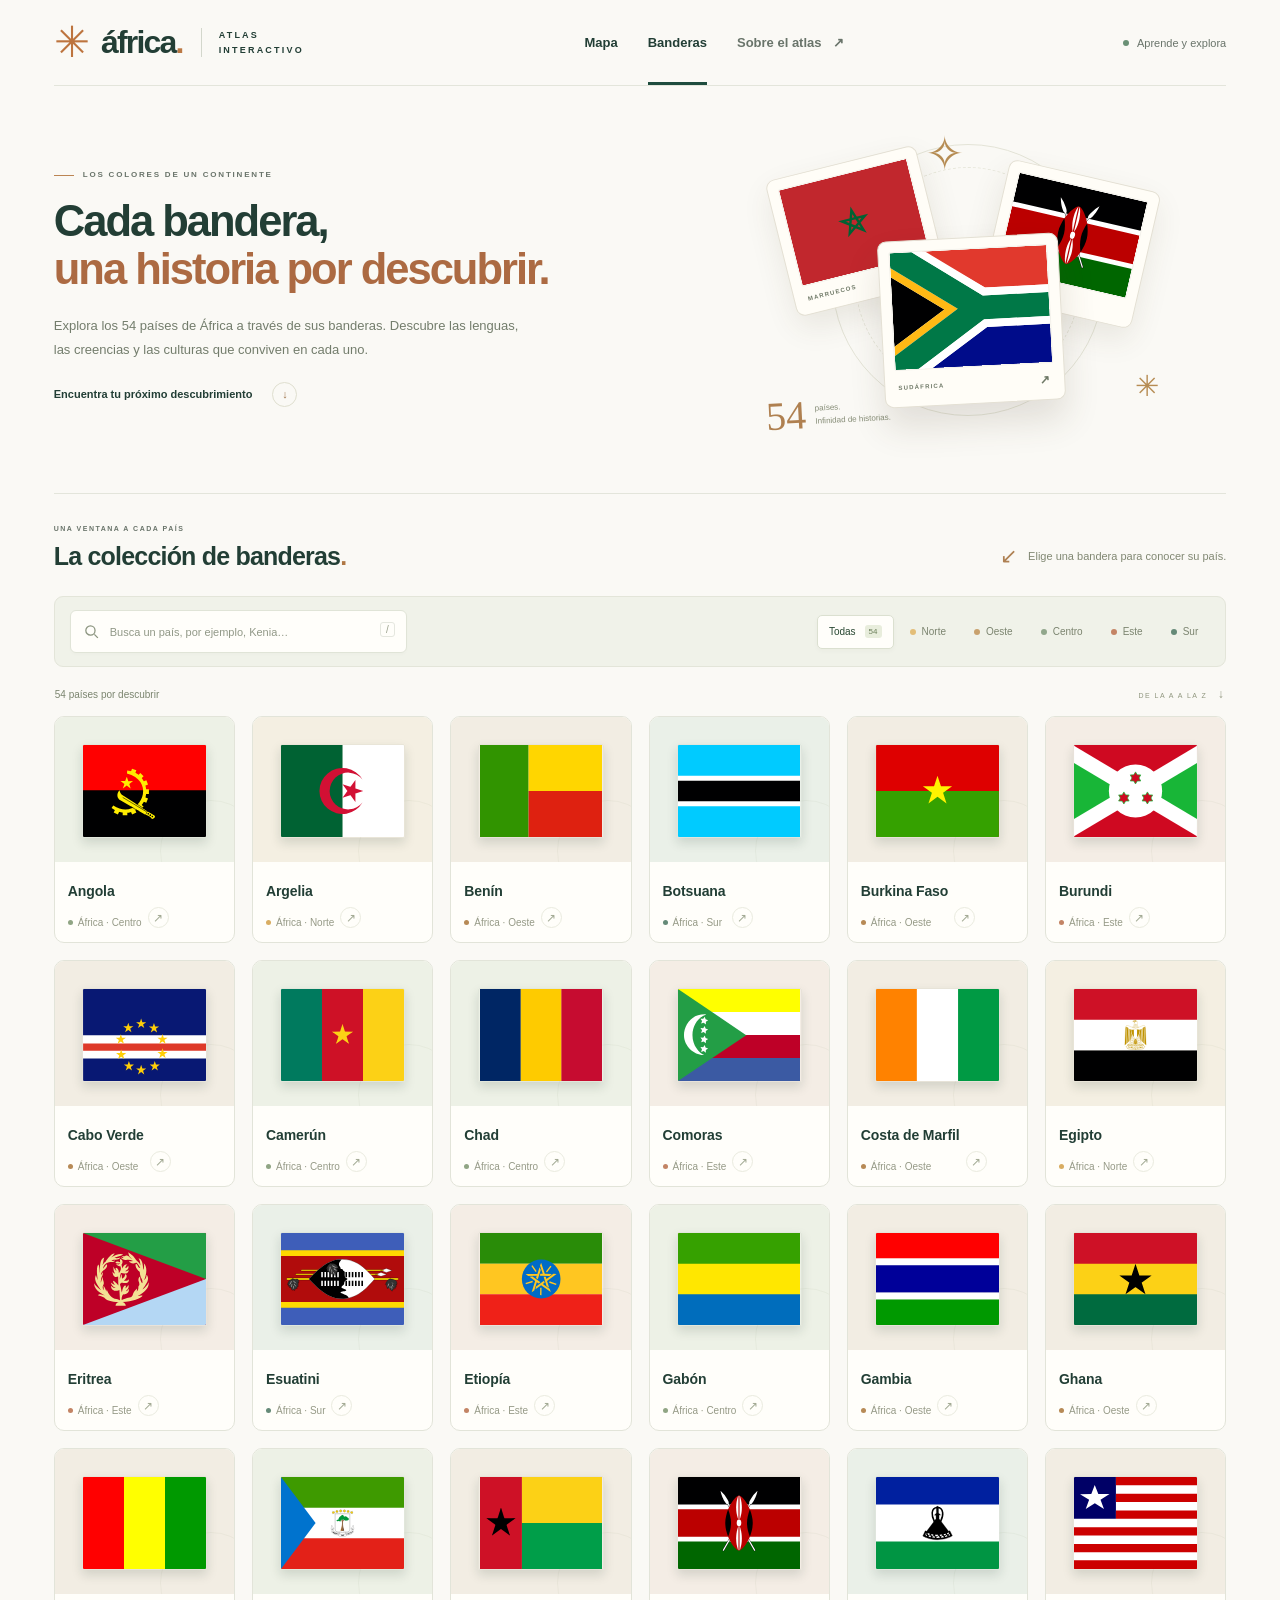
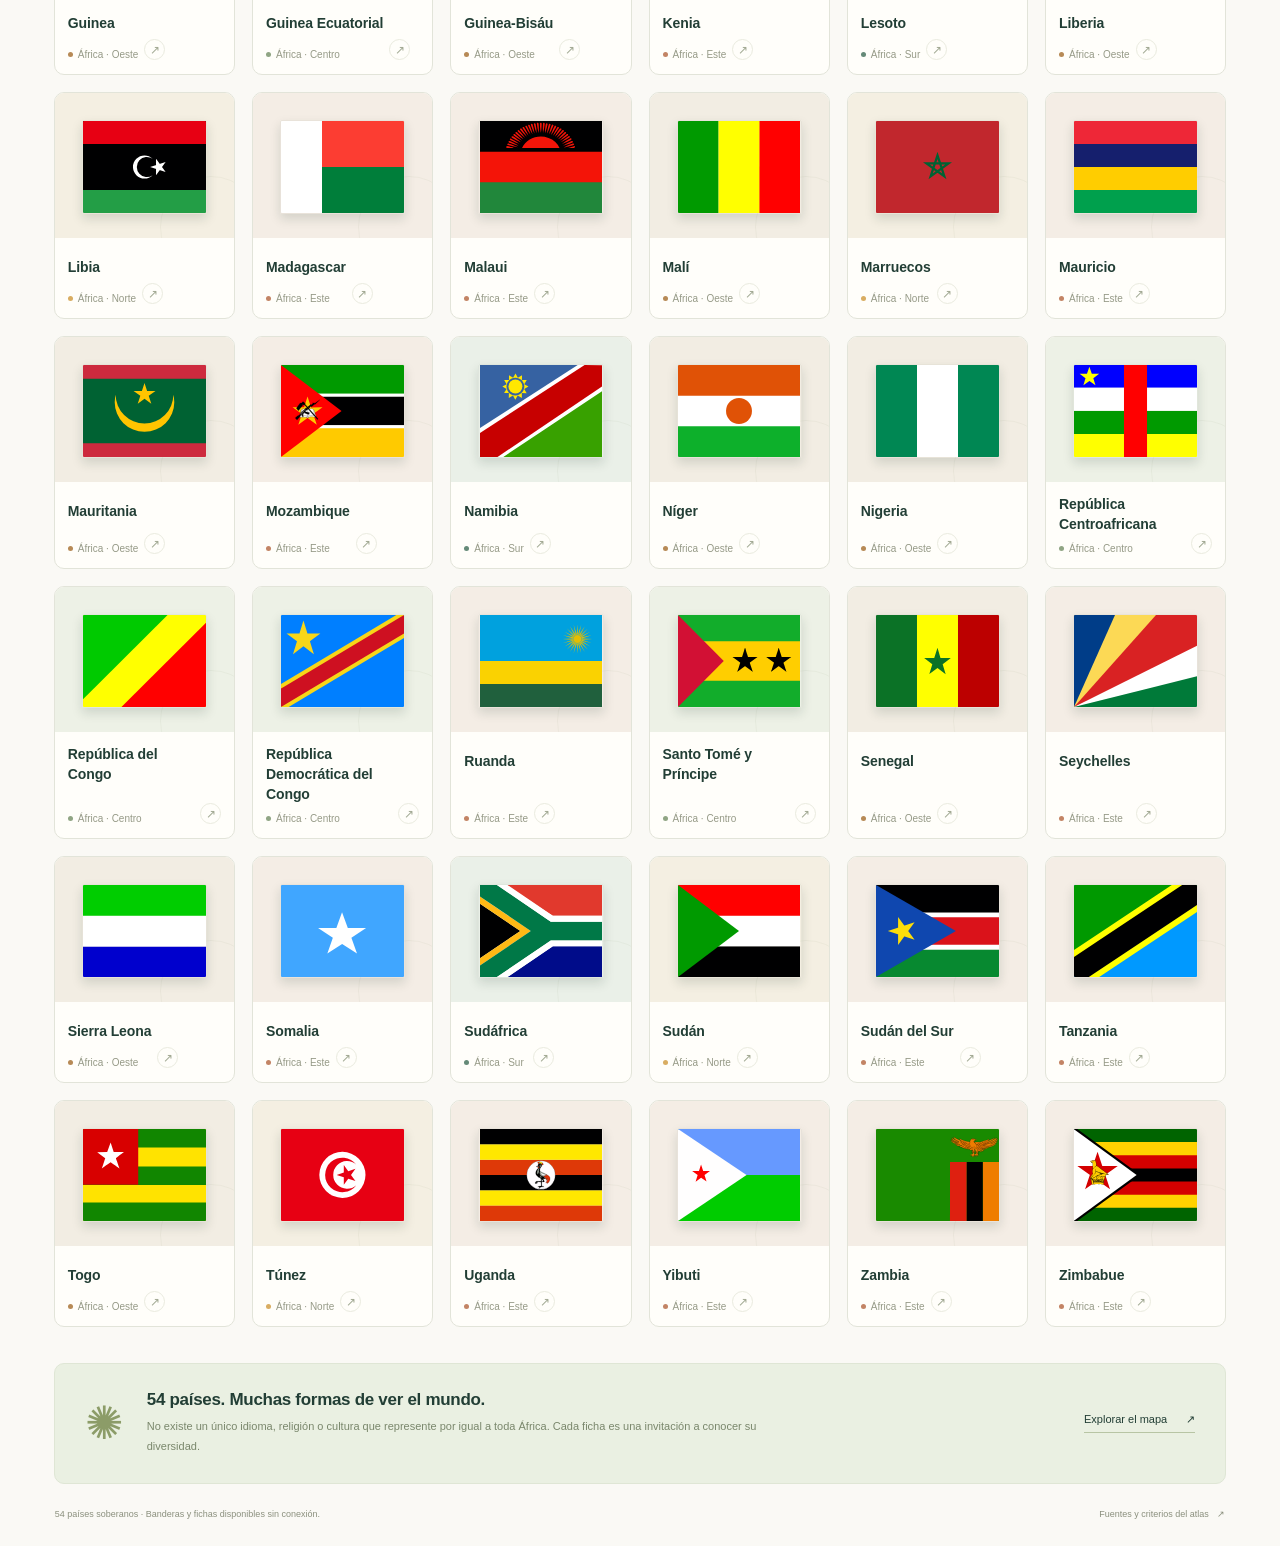
<file: index.html>
<!doctype html>
<html lang="es">
<head>
  <meta charset="utf-8">
  <meta name="viewport" content="width=device-width, initial-scale=1">
  <meta name="theme-color" content="#183e35">
  <meta name="description" content="Descubre las 54 banderas de África en una galería educativa con idiomas, religiones y culturas de cada país.">
  <title>Banderas de África — 54 países por descubrir</title>
  <link rel="icon" href="assets/favicon.svg" type="image/svg+xml">
  <link rel="stylesheet" href="styles.css">
  <link rel="stylesheet" href="flags.css">
  <script defer src="data/countries-a.js"></script>
  <script defer src="data/countries-b.js"></script>
  <script defer src="flags.js"></script>
</head>
<body class="flags-page">
  <a class="skip-link" href="#banderas">Ir a las banderas</a>
  <header class="site-header">
    <a class="brand" href="./index.html" aria-label="África, inicio"><span class="brand-symbol" aria-hidden="true">✳</span><span>áfrica<span class="brand-dot">.</span></span><span class="brand-caption">ATLAS INTERACTIVO</span></a>
    <nav aria-label="Navegación principal"><a href="./index.html">Mapa</a><a class="nav-active" href="./flags.html" aria-current="page">Banderas</a><button class="nav-link" id="flags-about">Sobre el atlas <span aria-hidden="true">↗</span></button></nav>
    <span class="offline-badge"><span></span> Aprende y explora</span>
  </header>

  <main>
    <section class="flags-hero" aria-labelledby="flags-title">
      <div class="flags-hero-copy"><p class="eyebrow"><span></span> LOS COLORES DE UN CONTINENTE</p><h1 id="flags-title">Cada bandera,<br><em>una historia por descubrir.</em></h1><p>Explora los 54 países de África a través de sus banderas. Descubre las lenguas, las creencias y las culturas que conviven en cada uno.</p><a class="hero-explore" href="#banderas">Encuentra tu próximo descubrimiento <span aria-hidden="true">↓</span></a></div>
      <div class="flag-composition" aria-hidden="true"><div class="composition-orbit"></div><span class="composition-spark spark-one">✧</span><span class="composition-spark spark-two">✳</span><div class="hero-flag hero-flag-back"><img src="assets/flags/ma.svg" alt=""><span>MARRUECOS</span></div><div class="hero-flag hero-flag-middle"><img src="assets/flags/ke.svg" alt=""><span>KENIA</span></div><div class="hero-flag hero-flag-front"><img src="assets/flags/za.svg" alt=""><span>SUDÁFRICA <i>↗</i></span></div><div class="composition-caption"><b>54</b><span>países.<br>Infinidad de historias.</span></div></div>
    </section>

    <section class="flag-collection" id="banderas" aria-labelledby="collection-title">
      <div class="collection-heading"><div><p class="eyebrow">UNA VENTANA A CADA PAÍS</p><h2 id="collection-title">La colección de banderas<span>.</span></h2></div><p><span aria-hidden="true">↙</span> Elige una bandera para conocer su país.</p></div>
      <div class="flag-collection-tools"><div class="flag-search"><svg viewBox="0 0 24 24" fill="none" stroke="currentColor" stroke-width="1.8" aria-hidden="true"><circle cx="10.5" cy="10.5" r="6.5"/><path d="m16 16 5 5"/></svg><label class="sr-only" for="flag-search">Buscar país o bandera</label><input type="search" id="flag-search" placeholder="Busca un país, por ejemplo, Kenia…" autocomplete="off"><kbd aria-hidden="true">/</kbd></div><div class="flag-filters" role="group" aria-label="Filtrar banderas por región"><button class="flag-filter active" data-region="all" aria-pressed="true">Todas <span>54</span></button><button class="flag-filter" data-region="Norte" aria-pressed="false"><i class="north"></i>Norte</button><button class="flag-filter" data-region="Oeste" aria-pressed="false"><i class="west"></i>Oeste</button><button class="flag-filter" data-region="Centro" aria-pressed="false"><i class="central"></i>Centro</button><button class="flag-filter" data-region="Este" aria-pressed="false"><i class="east"></i>Este</button><button class="flag-filter" data-region="Sur" aria-pressed="false"><i class="south"></i>Sur</button></div></div>
      <div class="collection-meta"><p id="flags-count" role="status" aria-live="polite">54 países por descubrir</p><span>DE LA A A LA Z <span aria-hidden="true">↓</span></span></div>
      <div class="flags-grid" id="flags-grid"></div>
      <div class="flags-empty" id="flags-empty" hidden><span aria-hidden="true">⌕</span><h3>Tu próximo destino sigue ahí.</h3><p>No encontramos países con esa búsqueda y región. Prueba otro nombre o muestra todas las banderas.</p><button id="clear-filters">Ver las 54 banderas</button></div>
    </section>
    <section class="flags-note"><span class="note-star" aria-hidden="true">✺</span><div><h2>54 países. Muchas formas de ver el mundo.</h2><p>No existe un único idioma, religión o cultura que represente por igual a toda África. Cada ficha es una invitación a conocer su diversidad.</p></div><a href="./index.html">Explorar el mapa <span aria-hidden="true">↗</span></a></section>
    <footer class="site-footer"><p>54 países soberanos · Banderas y fichas disponibles sin conexión.</p><button id="flags-sources">Fuentes y criterios del atlas <span aria-hidden="true">↗</span></button></footer>
  </main>

  <dialog id="flag-detail-dialog" class="flag-detail-dialog" aria-labelledby="country-title"><article id="flag-country-panel" class="country-panel"></article></dialog>
  <dialog id="flags-about-dialog" aria-labelledby="flags-about-title"><button class="dialog-close" aria-label="Cerrar información">×</button><p class="eyebrow">COLORES QUE INVITAN A APRENDER</p><h2 id="flags-about-title">África, bandera a bandera.</h2><p>Esta galería reúne las banderas de los 54 países soberanos de África. Puedes buscar por nombre, filtrar por región y seleccionar cualquier bandera para leer una ficha educativa.</p><p>Las banderas identifican países; sus habitantes tienen culturas, idiomas y creencias diversas. Los ejemplos de las fichas pertenecen a comunidades y zonas concretas.</p><h3>Fuentes y contexto</h3><p>Cada ficha enlaza sus fuentes: organismos nacionales, UNESCO y estudios sobre religión. Las estimaciones religiosas tienen fechas y métodos diferentes; no equivalen a un censo actual. Las lenguas oficiales y de uso cotidiano se distinguen cuando es posible.</p><ul><li><a href="https://github.com/lipis/flag-icons" target="_blank" rel="noopener noreferrer">flag-icons</a>: banderas SVG, licencia MIT incluida en el proyecto.</li><li><a href="https://ich.unesco.org/es/listas" target="_blank" rel="noopener noreferrer">UNESCO</a>: patrimonio cultural de comunidades concretas.</li><li><a href="https://www.pewresearch.org/religion/" target="_blank" rel="noopener noreferrer">Pew Research Center</a>: estudios de diversidad religiosa.</li></ul><p class="dialog-note">El Sáhara Occidental es un territorio disputado y no integra esta colección de 54 países. Su situación se señala en el <a href="./index.html#EH">mapa del atlas</a>.</p><p class="dialog-note">Revisión: octubre de 2026. La galería y sus fichas funcionan sin conexión. Los enlaces de consulta requieren internet.</p></dialog>
  <noscript><div class="noscript">Activa JavaScript para ver las 54 banderas y sus fichas educativas.</div></noscript>
</body>
</html>
</file>
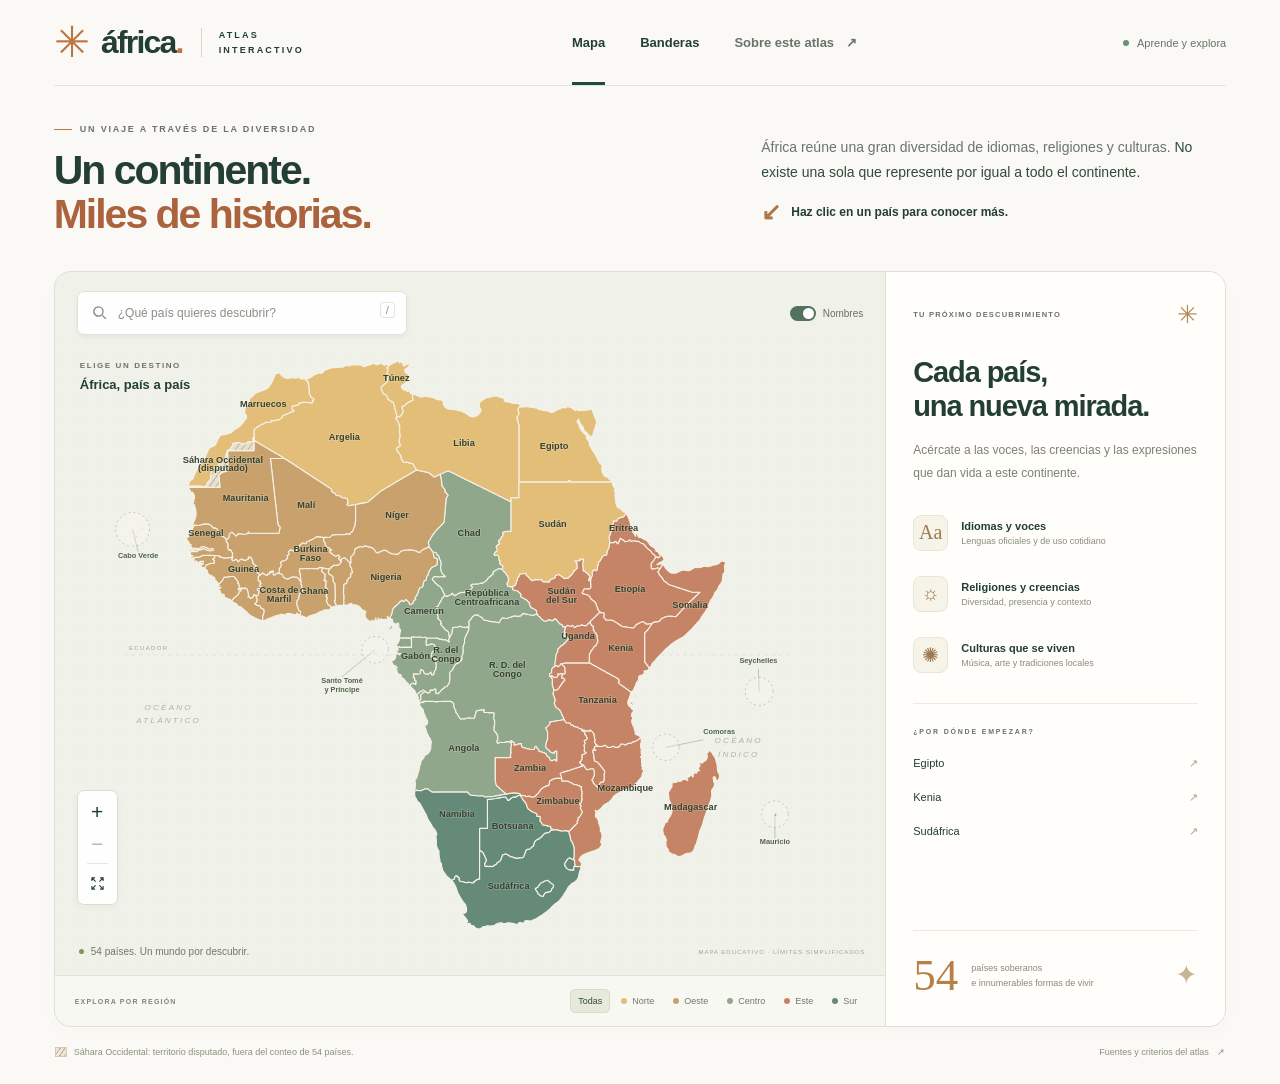
<file: COSO.html>
<!doctype html>
<html lang="es">
<head>
  <meta charset="utf-8">
  <meta name="viewport" content="width=device-width,initial-scale=1">
  <meta name="theme-color" content="#183e35">
  <meta name="description" content="Explora los 54 países de África: sus idiomas, religiones y expresiones culturales en un atlas educativo sin conexión.">
  <title>África — Un continente, miles de historias</title>
  <link rel="icon" href="assets/favicon.svg" type="image/svg+xml">
  <link rel="stylesheet" href="styles.css">
  <script defer src="data/countries-a.js"></script>
  <script defer src="data/countries-b.js"></script>
  <script defer src="data/africa-geo.js"></script>
  <script defer src="app.js"></script>
</head>
<body>
  <a class="skip-link" href="#explorador">Ir al mapa</a>
  <header class="site-header">
    <a class="brand" href="./index.html" aria-label="África, inicio"><span class="brand-symbol" aria-hidden="true">✳</span><span>áfrica<span class="brand-dot">.</span></span><span class="brand-caption">ATLAS INTERACTIVO</span></a>
    <nav aria-label="Navegación principal"><a class="nav-active" href="#explorador" aria-current="page">Mapa</a><a href="./flags.html">Banderas</a><button class="nav-link" id="about-button">Sobre este atlas <span aria-hidden="true">↗</span></button></nav>
    <span class="offline-badge"><span></span> Aprende y explora</span>
  </header>

  <main>
    <section class="intro" aria-labelledby="page-title">
      <div><p class="eyebrow"><span></span> UN VIAJE A TRAVÉS DE LA DIVERSIDAD</p><h1 id="page-title">Un continente.<br><em>Miles de historias.</em></h1></div>
      <div class="intro-copy"><p>África reúne una gran diversidad de idiomas, religiones y culturas. <strong>No existe una sola que represente por igual a todo el continente.</strong></p><p class="intro-instruction"><span aria-hidden="true">↙</span> Haz clic en un país para conocer más.</p></div>
    </section>

    <section class="explorer" id="explorador" aria-label="Atlas interactivo de África">
      <div class="map-column">
        <div class="map-toolbar">
          <div class="search-wrap"><label class="sr-only" for="country-search">Buscar un país de África</label><svg class="search-icon" viewBox="0 0 24 24" fill="none" stroke="currentColor" stroke-width="1.8" aria-hidden="true"><circle cx="10.5" cy="10.5" r="6.5"/><path d="m16 16 5 5"/></svg><input id="country-search" type="search" placeholder="¿Qué país quieres descubrir?" autocomplete="off" aria-controls="search-results" aria-expanded="false"><kbd aria-hidden="true">/</kbd><div id="search-results" class="search-results" hidden role="listbox" aria-label="Países encontrados"></div></div>
          <label class="labels-toggle"><input id="labels-toggle" type="checkbox" checked><span class="toggle-track"></span> Nombres</label>
        </div>
        <div class="map-stage" id="map-stage">
          <div class="map-heading"><span class="eyebrow">ELIGE UN DESTINO</span><span id="map-region-title">África, país a país</span></div>
          <svg id="africa-map" viewBox="0 0 1020 870" role="group" aria-label="Mapa de África. Selecciona un país con el ratón o con Tab y Enter."><defs><pattern id="disputed-pattern" width="7" height="7" patternUnits="userSpaceOnUse" patternTransform="rotate(35)"><rect width="7" height="7" fill="#e9dfcc"/><path d="M0 0V7" stroke="#b3a48b" stroke-width="2"/></pattern></defs><g id="map-scene"><g class="map-guides" aria-hidden="true"><path d="M40 435H950"/><text x="46" y="428">ECUADOR</text><text class="ocean-label" x="100" y="510"><tspan x="100">OCÉANO</tspan><tspan x="100" dy="18">ATLÁNTICO</tspan></text><text class="ocean-label" x="875" y="555"><tspan x="875">OCÉANO</tspan><tspan x="875" dy="18">ÍNDICO</tspan></text></g><g id="country-shapes"></g><g id="country-labels" aria-hidden="true"></g><g id="island-markers"></g></g></svg>
          <div class="map-tooltip" id="map-tooltip" hidden></div>
          <div class="map-controls" aria-label="Controles del mapa"><button id="zoom-in" title="Acercar el mapa" aria-label="Acercar el mapa">+</button><button id="zoom-out" title="Alejar el mapa" aria-label="Alejar el mapa">−</button><span></span><button id="reset-map" title="Volver a la vista completa" aria-label="Volver a la vista completa"><svg viewBox="0 0 24 24" fill="none" stroke="currentColor" stroke-width="1.7" aria-hidden="true"><path d="M8 3H3v5m13-5h5v5M3 16v5h5m13-5v5h-5M3 3l6 6m12-6-6 6M3 21l6-6m12 6-6-6"/></svg></button></div>
          <div class="map-bottom-note"><span class="location-dot"></span><span id="selection-note">54 países. Un mundo por descubrir.</span></div>
          <span class="map-scale" aria-hidden="true">MAPA EDUCATIVO · LÍMITES SIMPLIFICADOS</span>
        </div>
        <div class="map-legend" aria-label="Filtrar por región"><span class="legend-label">EXPLORA POR REGIÓN</span><div class="region-filters"><button class="region-button active" data-region="all" aria-pressed="true">Todas</button><button class="region-button" data-region="Norte" aria-pressed="false"><i class="north"></i>Norte</button><button class="region-button" data-region="Oeste" aria-pressed="false"><i class="west"></i>Oeste</button><button class="region-button" data-region="Centro" aria-pressed="false"><i class="central"></i>Centro</button><button class="region-button" data-region="Este" aria-pressed="false"><i class="east"></i>Este</button><button class="region-button" data-region="Sur" aria-pressed="false"><i class="south"></i>Sur</button></div></div>
      </div>

      <aside class="detail-column" id="detail-column" aria-label="Información del país">
        <div class="welcome-panel" id="welcome-panel">
          <div class="welcome-top"><span class="eyebrow">TU PRÓXIMO DESCUBRIMIENTO</span><span class="mini-compass" aria-hidden="true">✳</span></div>
          <h2>Cada país,<br> una nueva mirada.</h2><p>Acércate a las voces, las creencias y las expresiones que dan vida a este continente.</p>
          <div class="topic-preview"><div><span class="topic-icon" aria-hidden="true">Aa</span><span><strong>Idiomas y voces</strong><small>Lenguas oficiales y de uso cotidiano</small></span></div><div><span class="topic-icon" aria-hidden="true">☼</span><span><strong>Religiones y creencias</strong><small>Diversidad, presencia y contexto</small></span></div><div><span class="topic-icon" aria-hidden="true">✺</span><span><strong>Culturas que se viven</strong><small>Música, arte y tradiciones locales</small></span></div></div>
          <div class="start-exploring"><span class="eyebrow">¿POR DÓNDE EMPEZAR?</span><button data-open-country="EG">Egipto <span aria-hidden="true">↗</span></button><button data-open-country="KE">Kenia <span aria-hidden="true">↗</span></button><button data-open-country="ZA">Sudáfrica <span aria-hidden="true">↗</span></button></div>
          <div class="welcome-foot"><strong>54</strong><span>países soberanos<br>e innumerables formas de vivir</span><span class="foot-star" aria-hidden="true">✦</span></div>
        </div>
        <article id="country-panel" class="country-panel" hidden aria-labelledby="country-title" tabindex="-1"></article>
      </aside>
    </section>
    <footer class="site-footer"><p><span class="disputed-key"></span> Sáhara Occidental: territorio disputado, fuera del conteo de 54 países.</p><button id="sources-button">Fuentes y criterios del atlas <span aria-hidden="true">↗</span></button></footer>
  </main>

  <dialog id="about-dialog" aria-labelledby="about-title"><button class="dialog-close" aria-label="Cerrar información">×</button><p class="eyebrow">APRENDER CON CONTEXTO</p><h2 id="about-title">Un atlas para empezar<br>a conocer África.</h2><p>Este proyecto reúne los 54 países soberanos africanos. Cada ficha ofrece una introducción breve: no pretende describir a todas las personas ni a todas las comunidades de un país.</p><h3>Cómo explorar</h3><p>Selecciona un país en el mapa o búscalo por su nombre. Usa los botones + y − para acercarte; también puedes arrastrar el mapa. Con el teclado, usa Tab para recorrer los países y Enter para abrir una ficha. Escape cierra la ficha.</p><h3>Fuentes y criterios</h3><p>Las fichas enlazan fuentes nacionales, UNESCO y estudios sobre religión. Los idiomas oficiales y las lenguas de uso extendido se presentan por separado. Las prácticas religiosas pueden combinarse y variar entre regiones; las estimaciones no equivalen a censos actuales.</p><ul><li><a href="https://www.naturalearthdata.com/about/terms-of-use/" target="_blank" rel="noopener noreferrer">Natural Earth</a>: cartografía de dominio público, escala 1:50 millones.</li><li><a href="https://ich.unesco.org/es/listas" target="_blank" rel="noopener noreferrer">UNESCO — Patrimonio cultural inmaterial</a>: prácticas y tradiciones de comunidades concretas.</li><li><a href="https://www.pewresearch.org/religion/" target="_blank" rel="noopener noreferrer">Pew Research Center</a>: estudios y estimaciones sobre religión.</li><li><a href="https://github.com/lipis/flag-icons" target="_blank" rel="noopener noreferrer">flag-icons</a>: banderas SVG distribuidas con licencia MIT.</li></ul><p class="dialog-note">Las regiones se utilizan como guía geográfica. Las fronteras son representaciones educativas simplificadas y no expresan una posición sobre disputas territoriales. Se distingue el Sáhara Occidental con un tramado.</p><p class="dialog-note">Contenido revisado en octubre de 2026. El mapa, las banderas y las fichas funcionan sin conexión; los enlaces de consulta requieren internet.</p></dialog>
  <div class="sr-only" id="announcement" role="status" aria-live="polite"></div>
  <noscript><div class="noscript">Activa JavaScript para explorar el mapa y leer las fichas de los países.</div></noscript>
</body>
</html>
</file>
<file: styles.css>
@charset "UTF-8";
:root{--ink:#223e35;--muted:#69746a;--paper:#faf9f5;--line:#e3e5db;--green:#1e4c3e;--north:#e3be78;--west:#c8a16d;--central:#91a78c;--east:#c48465;--south:#658a78;--shadow:0 10px 34px #1c342415}
*{box-sizing:border-box}html{scroll-behavior:smooth;scroll-padding-top:20px}body{margin:0;color:var(--ink);background:var(--paper);font-family:"Segoe UI",Arial,sans-serif;-webkit-font-smoothing:antialiased}button,input{font:inherit}button,a,input{-webkit-tap-highlight-color:transparent}button{cursor:pointer}button:disabled{cursor:default;opacity:.35}a{color:inherit}button{color:inherit}button:focus-visible,a:focus-visible,input:focus-visible,summary:focus-visible{outline:3px solid #be713c;outline-offset:4px}.sr-only{position:absolute;width:1px;height:1px;padding:0;margin:-1px;overflow:hidden;clip:rect(0,0,0,0);white-space:nowrap;border:0}[hidden]{display:none!important}.skip-link{position:fixed;top:8px;left:20px;z-index:99;padding:12px;background:white;transform:translateY(-150%)}.skip-link:focus{transform:none}
.site-header{height:86px;margin:0 4.2%;display:flex;align-items:center;justify-content:space-between;border-bottom:1px solid var(--line);gap:30px}.brand{display:flex;align-items:center;text-decoration:none;gap:13px;font-size:32px;font-weight:750;letter-spacing:-1.8px}.brand-symbol{font-size:43px;font-weight:400;color:#bd743e;line-height:1}.brand-dot{color:#bb7944}.brand-caption{font-size:9px;letter-spacing:2.2px;line-height:1.6;font-weight:600;border-left:1px solid #d3d7cc;padding-left:17px;margin-left:5px;max-width:105px}.site-header nav{display:flex;align-items:center;gap:35px;height:100%;font-size:13px;font-weight:600}.site-header nav a{text-decoration:none;display:flex;align-items:center;height:100%;position:relative}.nav-active:after{content:"";height:3px;background:var(--green);bottom:0;position:absolute;left:0;right:0}.nav-link{background:none;border:0;padding:0;color:var(--muted);font-size:13px}.nav-link span{margin-left:8px}.offline-badge{font-size:11px;color:var(--muted);display:flex;align-items:center;gap:8px;white-space:nowrap}.offline-badge>span{height:6px;width:6px;border-radius:50%;background:#6a9075}
main{max-width:1680px;margin:auto;padding:0 4.2%}.intro{display:grid;grid-template-columns:1fr 1fr;gap:60px;align-items:center;padding:36px 0 34px}.eyebrow{font-size:9px;letter-spacing:1.8px;font-weight:700;line-height:1.6;margin:0;color:var(--muted)}.intro .eyebrow{display:flex;align-items:center;gap:8px;font-size:9px}.intro .eyebrow span{width:18px;height:1px;background:#b47e4e}h1{font-size:clamp(35px,3.2vw,51px);letter-spacing:-2px;line-height:1.07;font-weight:650;margin:13px 0 0}h1 em{font-style:normal;color:#aa633c}.intro-copy{max-width:465px;justify-self:end}.intro-copy>p:first-child{font-size:14px;line-height:1.8;color:#6b756c;margin:0 0 15px}.intro-copy strong{font-weight:500;color:#314a3b}.intro-instruction{font-size:12px;font-weight:600;display:flex;align-items:center;gap:10px;margin:0}.intro-instruction span{font-size:24px;color:#ad7749;line-height:1}
.explorer{display:grid;grid-template-columns:minmax(0,1fr) 340px;border:1px solid #dedfd5;border-radius:17px;overflow:hidden;box-shadow:0 6px 25px #33432d04;background:#f0f2e9}.map-column{min-width:0;position:relative}.map-toolbar{display:flex;align-items:center;justify-content:space-between;padding:19px 22px 0;gap:12px;position:relative;z-index:5}.search-wrap{position:relative;width:330px;max-width:80%}.search-wrap input{width:100%;height:44px;border:1px solid #dfe2d7;box-shadow:0 2px 4px #213b2510;background:#fffffff2;border-radius:7px;padding:0 33px 0 40px;font-size:12px;color:var(--ink)}.search-wrap input::placeholder{color:#899084}.search-wrap input::-webkit-search-cancel-button{cursor:pointer}.search-icon{width:17px;height:17px;position:absolute;top:13px;left:14px;color:#7a8575;pointer-events:none}.search-wrap kbd{position:absolute;right:12px;top:11px;border:1px solid #e4e7df;border-radius:3px;font-family:inherit;font-size:11px;padding:1px 5px;color:#919789;pointer-events:none}.search-wrap input:not(:placeholder-shown)~kbd{display:none}.labels-toggle{font-size:10px;color:#677262;display:flex;gap:7px;align-items:center;cursor:pointer;position:relative;white-space:nowrap}.labels-toggle input{width:1px;height:1px;opacity:0;position:absolute}.toggle-track{width:26px;height:15px;border-radius:20px;background:#b0b9a8;position:relative}.toggle-track:before{content:"";width:11px;height:11px;background:#fff;position:absolute;top:2px;left:2px;border-radius:50%;transition:transform .15s}.labels-toggle input:checked+.toggle-track{background:#51735d}.labels-toggle input:checked+.toggle-track:before{transform:translateX(11px)}.labels-toggle input:focus-visible+.toggle-track{outline:3px solid #be713c;outline-offset:3px}
.search-results{position:absolute;top:50px;left:0;right:0;max-height:355px;overflow-y:auto;background:white;border:1px solid var(--line);border-radius:8px;padding:5px;box-shadow:var(--shadow);z-index:20}.search-result{width:100%;border:0;border-radius:5px;padding:10px 8px;display:flex;align-items:center;gap:11px;text-align:left;background:white;font-size:12px}.search-result:hover,.search-result[aria-selected=true]{background:#edf1e6}.search-result img{width:26px;height:19px;object-fit:cover;border:1px solid #0001}.search-result span{flex:1}.search-result small{font-size:10px;color:var(--muted)}.search-empty{font-size:12px;line-height:1.6;padding:10px;color:var(--muted)}
.map-stage{height:640px;position:relative;overflow:hidden;background-image:radial-gradient(#8b9a7a25 .65px,transparent .65px);background-size:13px 13px;touch-action:pan-y}.map-heading{position:absolute;left:25px;top:25px;display:flex;flex-direction:column;gap:4px;pointer-events:none;z-index:1}.map-heading .eyebrow{font-size:8px;letter-spacing:1.6px}.map-heading>span:last-child{font-size:13px;font-weight:600}.map-stage>svg{display:block;width:100%;height:100%;user-select:none;overflow:visible}.country-shape{stroke:#f5f1e7;stroke-width:1.15;stroke-linejoin:round;cursor:pointer;vector-effect:non-scaling-stroke;transition:fill .16s,opacity .16s;outline:none}.country-shape:hover,.country-shape.is-hover{filter:brightness(1.07);stroke:#526546;stroke-width:1.8}.country-shape:focus-visible{stroke:#182f26;stroke-width:3;filter:brightness(1.12)}.country-shape.selected{fill:#234d3c!important;stroke:#f7efd9;stroke-width:2;filter:drop-shadow(0 2px 3px #1c302c44)}.country-shape.dimmed{opacity:.25}.country-label{font-size:11.3px;font-weight:600;fill:#37432e;text-anchor:middle;paint-order:stroke;stroke:#ffffff35;stroke-width:2px;pointer-events:none;user-select:none;transition:opacity .15s}.country-label.selected{fill:white;stroke:#234d3c}.country-label.dimmed{opacity:.25}.country-label.minor{display:none}.is-zoomed .country-label.minor{display:block}.country-label.micro{font-size:9px}.hide-labels #country-labels,.hide-labels .island-text{display:none}.map-guides>path{stroke:#a6ae9b;stroke-width:.6;stroke-dasharray:4 6;opacity:.5}.map-guides text{fill:#9aa28f;font-size:8px;letter-spacing:2px}.map-guides .ocean-label{font-size:11px;letter-spacing:3px;text-anchor:middle;fill:#9aa78f;opacity:.8;font-style:italic}.island-hit{cursor:pointer;fill:#faf9f54d;stroke:#65765b70;stroke-dasharray:2 3;stroke-width:.8;vector-effect:non-scaling-stroke}.island-hit:hover,.island-hit:focus-visible{fill:#b9c6a27d;stroke:#284636;stroke-width:1.6;outline:none}.island-hit.selected{stroke:#234d3c;stroke-width:2;fill:#234d3c30}.island-text{font-size:10px;fill:#51644a;pointer-events:none;font-weight:600}.island-line{stroke:#9ca78b;stroke-width:.8;pointer-events:none}.map-controls{position:absolute;bottom:70px;left:22px;display:flex;flex-direction:column;padding:5px;background:#fffffff2;border:1px solid #d9ded0;border-radius:7px;box-shadow:0 3px 8px #2e431a09}.map-controls button{border:0;background:transparent;width:29px;height:32px;font-size:21px;display:grid;place-items:center;border-radius:4px}.map-controls button:hover{background:#edf1e5}.map-controls>span{height:1px;background:#e5e8dd;margin:3px 4px}.map-controls svg{width:15px;height:15px}.map-tooltip{position:absolute;pointer-events:none;color:#fff;background:#233f33;padding:8px 11px;border-radius:5px;font-size:11px;box-shadow:var(--shadow);z-index:6}.map-bottom-note{position:absolute;bottom:18px;left:24px;display:flex;align-items:center;gap:7px;font-size:10px;color:#6f7b64;pointer-events:none}.location-dot{width:5px;height:5px;border-radius:50%;background:#7e9566}.map-scale{position:absolute;right:20px;bottom:20px;color:#a0a78f;font-size:6px;letter-spacing:1px;pointer-events:none}.map-legend{display:flex;align-items:center;justify-content:space-between;flex-wrap:wrap;gap:9px;background:#f8f8f2;border-top:1px solid #dfe3d5;padding:13px 20px}.legend-label{font-size:7px;letter-spacing:1.2px;color:#818775;font-weight:700}.region-filters{display:flex;flex-wrap:wrap;gap:3px}.region-button{display:flex;align-items:center;gap:5px;font-size:9px;border:1px solid transparent;background:none;border-radius:5px;padding:6px 7px;color:#727a68}.region-button:hover{background:#e9ede0}.region-button.active{background:#e5eadc;border-color:#d6ddca;color:#2f4936}.region-button i{width:6px;height:6px;border-radius:50%}.north{background:var(--north)}.west{background:var(--west)}.central{background:var(--central)}.east{background:var(--east)}.south{background:var(--south)}
.detail-column{background:#fffefa;border-left:1px solid #dedfd5;position:relative;min-width:0}.welcome-panel{padding:28px 27px;display:flex;flex-direction:column;height:100%}.welcome-top{display:flex;justify-content:space-between;align-items:center;gap:5px}.welcome-top .eyebrow{font-size:7.5px;letter-spacing:1.2px}.mini-compass{font-size:25px;color:#b08b5f;font-weight:400}.welcome-panel h2{font-size:29px;line-height:1.18;letter-spacing:-1.1px;font-weight:600;margin:26px 0 16px}.welcome-panel>p{font-size:12px;line-height:1.85;color:#7c8172;margin:0}.topic-preview{display:flex;flex-direction:column;gap:25px;margin:31px 0 30px}.topic-preview>div{display:flex;align-items:center;gap:13px}.topic-icon{font-size:20px;width:35px;height:36px;border:1px solid #e8e5d9;background:#f6f4e9;display:flex;align-items:center;justify-content:center;color:#9c7950;border-radius:8px;font-family:Georgia,serif}.topic-preview strong{font-size:11px;display:block;font-weight:600}.topic-preview small{font-size:9px;color:#898c7f;display:block;margin-top:4px}.start-exploring{border-top:1px solid #ebeade;padding-top:22px;margin-bottom:25px;display:flex;flex-direction:column;gap:7px}.start-exploring .eyebrow{font-size:7px;margin-bottom:6px}.start-exploring button{background:none;border:0;text-align:left;font-size:11px;padding:7px 0;display:flex;justify-content:space-between}.start-exploring button:hover{color:#ae6b39}.start-exploring button>span{color:#9da38f}.welcome-foot{margin-top:auto;border-top:1px solid #ebeade;display:flex;align-items:center;gap:13px;padding-top:22px;position:relative}.welcome-foot>strong{font-family:Georgia,serif;font-weight:400;font-size:45px;line-height:1;color:#b7804a}.welcome-foot>span{font-size:9px;line-height:1.6;color:#858978}.welcome-foot .foot-star{font-size:27px;margin-left:auto;color:#c7b596}
.country-panel{padding:25px 23px;max-height:758px;overflow-y:auto;scrollbar-width:thin;scrollbar-color:#c9d0bc transparent}.panel-topline{display:flex;align-items:center;justify-content:space-between;margin-bottom:18px}.panel-topline>span{display:flex;align-items:center;gap:6px;font-size:8px;text-transform:uppercase;font-weight:600;letter-spacing:1.2px;color:#6e8063}.panel-topline i{width:6px;height:6px;border-radius:50%;background:var(--region-color)}.close-panel{border:1px solid #e5e7db;border-radius:50%;height:27px;width:27px;display:grid;place-items:center;background:none;font-size:20px;line-height:1;color:#74816a}.close-panel:hover{background:#edf0e5}.country-name-row{display:flex;align-items:center;gap:13px}.country-flag{width:48px;height:35px;object-fit:cover;border-radius:3px;border:1px solid #0001;box-shadow:0 2px 4px #152f170e}.country-name-row h2{font-size:27px;letter-spacing:-1px;font-weight:650;margin:0;line-height:1.12;overflow-wrap:anywhere}.country-subtitle{font-size:10px;color:#8a8f7d;margin:9px 0 22px;line-height:1.6}.info-card{border:1px solid #e7e7dc;border-radius:9px;padding:15px;margin-top:12px;background:white}.card-title{display:flex;align-items:center;gap:8px;margin-bottom:12px}.card-title>span{font-family:Georgia,serif;color:#9b7b4e;font-size:18px;width:22px}.card-title h3{font-size:12px;font-weight:650;margin:0}.info-card h4{font-size:8px;letter-spacing:1px;color:#8a8f7b;text-transform:uppercase;margin:13px 0 7px}.info-card p{font-size:11px;line-height:1.75;margin:6px 0;color:#63705d}.language-tags{display:flex;gap:5px;flex-wrap:wrap}.language-tag{border:1px solid #e6e8df;background:#f3f5ec;border-radius:4px;padding:4px 6px;font-size:9px;color:#4f6347;line-height:1.3}.language-tags.spoken .language-tag{background:#faf7ee;border-color:#ece5d7;color:#8c714d}.info-card .context-note{font-size:9px;line-height:1.6;color:#8a8c7c;border-top:1px solid #eeeee5;padding-top:10px;margin-top:12px}.largest-religion{background:#f2f4e9;border-left:2px solid #a7b585;padding:8px 10px;margin:11px 0;font-size:10px;line-height:1.6;color:#546345}.largest-religion strong{display:block;font-size:8px;letter-spacing:.7px;text-transform:uppercase;margin-bottom:2px;font-weight:600}.culture-item+.culture-item{border-top:1px solid #f0efe6;margin-top:11px;padding-top:11px}.culture-item h4{font-size:10px;color:#7f623f;letter-spacing:0;text-transform:none;margin:0 0 5px}.culture-item p{margin:0}.sources-details{margin:18px 0 12px}.sources-details summary{font-size:10px;cursor:pointer;color:#67795d;padding:5px 0}.sources-details ul{padding-left:17px;margin:8px 0}.sources-details li{font-size:9px;line-height:1.7;margin:5px 0;color:#6f7e63}.sources-details a{text-underline-offset:3px;overflow-wrap:anywhere}.panel-reset{background:#254c3a;color:white;border:0;width:100%;padding:11px;border-radius:6px;font-size:10px;margin-top:7px}.panel-reset:hover{background:#3d6146}.disputed-notice{background:#f7edda;padding:12px;border-radius:6px;border-left:3px solid #ba965b;font-size:11px;line-height:1.7;margin:18px 0;color:#79633d}
.site-footer{display:flex;align-items:center;justify-content:space-between;gap:25px;color:#8b907e;font-size:9px;padding:17px 1px 24px}.site-footer>p{display:flex;align-items:center;gap:7px;margin:0;line-height:1.6}.disputed-key{flex-shrink:0;width:12px;height:10px;background:repeating-linear-gradient(125deg,#eee7d7,#eee7d7 3px,#bfb29b 3px,#bfb29b 4px);border:1px solid #d4c9b6}.site-footer button{background:none;border:0;font-size:9px;white-space:nowrap;padding:3px 0}.site-footer button span{margin-left:6px}dialog{border:1px solid #dfe3d5;border-radius:14px;max-width:620px;width:calc(100% - 32px);background:#fffefa;color:var(--ink);padding:38px;box-shadow:0 24px 80px #19342133;max-height:85dvh;overflow-y:auto}dialog::backdrop{background:#17372866;backdrop-filter:blur(4px)}.dialog-close{position:absolute;top:15px;right:15px;border:1px solid var(--line);border-radius:50%;height:28px;width:28px;background:none;font-size:20px}dialog h2{font-size:30px;line-height:1.15;letter-spacing:-1px;margin:17px 0 20px}dialog h3{font-size:13px;margin-top:24px}dialog p,dialog li{font-size:12px;line-height:1.85;color:#6d7866}dialog ul{padding-left:20px}dialog li{margin:8px 0}dialog .dialog-note{font-size:10px;padding-top:15px;border-top:1px solid var(--line)}.noscript{position:fixed;bottom:0;background:#294834;color:white;padding:20px;width:100%;text-align:center}
@media(min-width:1500px){.map-stage{height:730px}.country-panel{max-height:848px}.welcome-panel{padding:35px}.welcome-panel h2{font-size:33px}.topic-preview{gap:33px;margin:40px 0}.start-exploring{gap:12px}.explorer{grid-template-columns:minmax(0,1fr) 370px}}
@media(max-width:1150px){.explorer{grid-template-columns:minmax(0,1fr) 305px}.map-stage{height:600px}.country-panel{max-height:746px}.map-legend{justify-content:center;gap:5px}.legend-label{width:100%;text-align:center}.map-heading{top:23px;left:20px}.map-heading>span:last-child{font-size:11px}.welcome-panel{padding:25px 23px}.welcome-panel h2{font-size:27px}.intro{gap:35px}.offline-badge{display:none}.intro-copy{max-width:400px}}
@media(max-width:850px){.site-header{height:73px;margin:0 5%;gap:15px}.brand{font-size:28px;gap:8px}.brand-symbol{font-size:36px}.brand-caption{font-size:7px;max-width:82px;letter-spacing:1.5px;padding-left:10px}.site-header nav{gap:18px;font-size:11px}.nav-link{font-size:11px}main{padding:0 5%}.intro{padding:28px 0;gap:30px}.intro .eyebrow{font-size:7px;letter-spacing:1px}h1{font-size:36px;letter-spacing:-1.7px}.intro-copy>p:first-child{font-size:12px;line-height:1.75}.intro-instruction{font-size:10px}.explorer{grid-template-columns:1fr}.detail-column{border-left:0;border-top:1px solid #dedfd5}.map-stage{height:650px}.map-legend{justify-content:space-between;padding:14px 20px}.legend-label{width:auto;text-align:left}.welcome-panel{padding:24px;display:grid;grid-template-columns:1fr 1fr;gap:0 30px}.welcome-top{grid-column:1/-1}.welcome-panel h2{margin:10px 0 12px}.welcome-panel>p{grid-column:1;font-size:11px}.topic-preview{grid-column:2;grid-row:2/5;margin:16px 0;gap:23px}.start-exploring{margin:20px 0 0;grid-column:1/-1;flex-direction:row;align-items:center;gap:20px;padding-top:16px}.start-exploring .eyebrow{margin:0 auto 0 0}.start-exploring button{gap:20px}.welcome-foot{display:none}.country-panel{max-height:none;padding:24px;overflow:visible}.country-name-row h2{font-size:31px}.info-card p{font-size:12px}.info-card h3{font-size:13px}.language-tag{font-size:10px}.info-card .context-note{font-size:10px}.info-card h4{font-size:9px}.culture-item h4{font-size:11px}.largest-religion{font-size:11px}.sources-details summary,.sources-details li{font-size:11px}.panel-reset{font-size:12px}.site-footer{font-size:8px}.site-footer button{font-size:8px}}
@media(max-width:540px){.site-header{margin:0 5%;height:65px}.brand{font-size:27px}.brand-caption{display:none}.site-header nav{gap:17px;font-size:10px}.nav-link{font-size:10px}.intro{grid-template-columns:1fr;gap:19px;padding:27px 0 25px}.intro-copy{justify-self:start;max-width:none}.intro-copy>p:first-child{font-size:12px;margin-bottom:10px;line-height:1.7}h1{font-size:39px;letter-spacing:-1.8px;margin-top:10px}.intro .eyebrow{font-size:7px}.intro-instruction{font-size:11px}.intro-instruction span{font-size:20px}.explorer{border-radius:11px}.map-toolbar{padding:14px 12px 0;gap:8px}.search-wrap{max-width:none;flex:1;min-width:0}.search-wrap input{font-size:10px;height:40px;padding-left:33px}.search-icon{left:10px;top:12px;width:15px;height:15px}.search-wrap kbd{display:none}.labels-toggle{font-size:8px;gap:5px}.toggle-track{width:24px;height:14px}.toggle-track:before{height:10px;width:10px}.map-stage{height:490px}.map-heading{top:20px;left:16px}.map-heading .eyebrow{font-size:6px;letter-spacing:1px}.map-heading>span:last-child{font-size:10px}.map-scale{display:none}.map-controls{left:12px;bottom:51px;padding:3px}.map-controls button{height:29px;width:27px}.map-bottom-note{left:15px;bottom:17px;font-size:8px}.map-legend{padding:12px 8px;justify-content:center;gap:7px}.legend-label{font-size:6px;text-align:center;width:100%}.region-button{font-size:8px;padding:5px 7px}.region-button i{width:5px;height:5px}.welcome-panel{padding:23px;grid-template-columns:1fr;gap:0}.welcome-panel h2{font-size:28px;margin-top:18px}.welcome-panel h2 br{display:none}.welcome-panel>p{font-size:12px}.topic-preview{grid-column:1;grid-row:auto;gap:19px;margin:25px 0}.topic-preview strong{font-size:12px}.topic-preview small{font-size:10px}.start-exploring{grid-column:1;flex-wrap:wrap;gap:5px 20px;margin:0}.start-exploring .eyebrow{width:100%;margin-bottom:8px}.start-exploring button{gap:16px}.site-footer{align-items:flex-start;gap:12px;flex-direction:column;font-size:8px;padding:14px 0 20px}.site-footer button{font-size:9px}.country-panel{padding:22px 19px}.country-name-row h2{font-size:29px}.country-flag{width:45px;height:33px}.country-subtitle{font-size:11px}.panel-topline>span{font-size:9px}dialog{padding:29px 24px}dialog h2{font-size:26px}.search-results{max-height:285px}.search-result{font-size:11px}.search-result small{font-size:9px}}
.country-subtitle strong{font-weight:600}.info-card p{font-size:12px}.info-card .context-note{font-size:10px}.country-label{font-size:12.5px}.country-label.micro{font-size:9px}.language-status{font-style:italic}.country-panel:focus{outline:none}
@media(max-width:540px){.map-controls button{height:38px;width:34px}.close-panel{width:36px;height:36px}.region-button{min-height:34px}.map-controls{bottom:49px}.map-stage{height:430px}.country-label{font-size:22px}.country-label.compact-label{display:none}.country-label[data-label="EH"]{font-size:16px}.is-zoomed .country-label{font-size:13px}.is-zoomed .country-label.compact-label{display:block}.country-label.micro,.is-zoomed .country-label.micro{font-size:10px}.map-heading:after{content:"Usa + para ver más nombres";font-size:9px;color:#818b77;margin-top:4px}.island-text{font-size:16px}.is-zoomed .island-text{font-size:10px}.map-guides .ocean-label{display:none}}
@media(max-width:540px){.country-label[data-label="CD"]{font-size:16px}.is-zoomed .country-label[data-label="CD"]{font-size:13px}}
@media(prefers-reduced-motion:reduce){*,*:before,*:after{scroll-behavior:auto!important;transition:none!important}}
</file>
<file: flags.css>
@charset "UTF-8";
.flags-page main{max-width:1530px}.flags-page .site-header nav{gap:30px}.flags-page .site-header{max-width:1400px;margin-left:auto;margin-right:auto;width:91.6%}.flags-hero{display:grid;grid-template-columns:1.2fr 1fr;gap:40px;align-items:center;padding:52px 0 55px;min-height:390px}.flags-hero .eyebrow{display:flex;align-items:center;gap:9px;font-size:8px;letter-spacing:1.8px}.flags-hero .eyebrow>span{height:1px;width:20px;background:#bb8553}.flags-hero h1{font-size:clamp(34px,3.4vw,50px);line-height:1.1;letter-spacing:-2px;margin-top:16px}.flags-hero h1 em{color:#ac6a42}.flags-hero-copy>p:not(.eyebrow){font-size:13px;line-height:1.85;max-width:465px;color:#737d6c;margin:20px 0 20px}.hero-explore{font-size:11px;text-decoration:none;font-weight:600;display:inline-flex;align-items:center;gap:20px}.hero-explore>span{display:grid;place-items:center;width:25px;height:25px;border-radius:50%;border:1px solid #dfdfcf;color:#9e744b}.hero-explore:hover{color:#ad713e}.flag-composition{position:relative;height:300px;width:420px;max-width:100%;justify-self:center}.composition-orbit{position:absolute;width:272px;height:272px;border:1px solid #e4e4d7;border-radius:50%;left:73px;top:6px}.composition-orbit:after{content:"";position:absolute;inset:22px;border:1px dashed #e7e7db;border-radius:50%}.hero-flag{position:absolute;background:#fffdf7;border:1px solid #e4e0d4;border-radius:9px;padding:10px;box-shadow:0 13px 30px #4c40231a;width:155px;transform-origin:center}.hero-flag img{display:block;width:100%;height:auto;aspect-ratio:4/3;object-fit:cover;border-radius:2px;border:1px solid #0000000d}.hero-flag>span{font-size:6px;letter-spacing:1.2px;display:flex;justify-content:space-between;align-items:center;margin:10px 3px 2px;color:#6e7866;font-weight:600}.hero-flag>span i{font-style:normal;font-size:12px}.hero-flag-back{left:20px;top:23px;transform:rotate(-14deg);z-index:1}.hero-flag-middle{left:234px;top:36px;transform:rotate(13deg);z-index:2}.hero-flag-front{left:122px;top:99px;transform:rotate(-3deg);width:181px;z-index:3;box-shadow:0 20px 35px #51432b24}.composition-spark{position:absolute;color:#b68c53}.spark-one{font-size:47px;left:166px;top:-12px}.spark-two{font-size:29px;right:20px;bottom:35px}.composition-caption{display:flex;position:absolute;align-items:center;gap:9px;left:7px;bottom:4px;transform:rotate(-3deg)}.composition-caption>b{font-size:40px;font-family:Georgia,serif;font-weight:400;color:#af8050;line-height:1}.composition-caption>span{font-size:8px;line-height:1.65;color:#858c76}
.flag-collection{border-top:1px solid var(--line);padding-top:29px}.collection-heading{display:flex;justify-content:space-between;align-items:end;gap:25px;margin-bottom:25px}.collection-heading .eyebrow{font-size:7px;letter-spacing:1.5px}.collection-heading h2{font-size:25px;font-weight:600;letter-spacing:-.8px;margin:8px 0 0}.collection-heading h2>span{color:#af7744}.collection-heading>p{display:flex;align-items:center;gap:10px;font-size:11px;color:#818873;margin:0 0 3px}.collection-heading>p>span{font-size:21px;color:#ae8052}.flag-collection-tools{display:flex;justify-content:space-between;align-items:center;gap:25px;border:1px solid #e3e5d9;border-radius:9px;background:#f0f2e9;padding:13px 15px}.flag-search{position:relative;width:337px;max-width:100%}.flag-search>svg{position:absolute;width:17px;height:17px;top:13px;left:13px;color:#8b947f;pointer-events:none}.flag-search input{height:43px;background:#fffefa;border:1px solid #e0e4d7;border-radius:6px;padding:0 32px 0 39px;width:100%;font-size:11px;color:var(--ink);box-shadow:0 2px 3px #1d301a04}.flag-search input::placeholder{color:#919887}.flag-search kbd{position:absolute;right:12px;top:12px;border:1px solid #e5e7df;border-radius:3px;font-family:inherit;font-size:10px;padding:1px 5px;color:#9aa08c}.flag-search input:not(:placeholder-shown)~kbd{display:none}.flag-filters{display:flex;gap:4px;flex-wrap:wrap;justify-content:flex-end}.flag-filter{border:1px solid transparent;background:none;border-radius:5px;padding:8px 11px;display:flex;align-items:center;gap:6px;font-size:10px;color:#7b846f;min-height:34px}.flag-filter>i{height:6px;width:6px;border-radius:50%}.flag-filter.active{background:#fffefa;border-color:#dbe0d0;color:#284732;box-shadow:0 2px 5px #35412b08}.flag-filter:hover{color:#284732;background:#f7f8f0}.flag-filter>span{font-size:8px;background:#e8eddc;border-radius:3px;padding:2px 4px;margin-left:3px;color:#6b7e59}.collection-meta{display:flex;justify-content:space-between;align-items:center;margin:20px 1px 15px}.collection-meta>p{font-size:10px;color:#7b856f;margin:0}.collection-meta>span{font-size:7px;letter-spacing:1.5px;color:#90977f}.collection-meta>span>span{font-size:12px;margin-left:7px}.flags-grid{display:grid;grid-template-columns:repeat(6,minmax(0,1fr));gap:17px}.flag-card{display:flex;flex-direction:column;text-align:left;background:#fffefa;border:1px solid #e2e4d9;border-radius:10px;padding:0;overflow:hidden;transition:transform .18s,box-shadow .18s,border-color .18s;min-width:0;position:relative}.flag-card:hover{border-color:#a3b18e;transform:translateY(-4px);box-shadow:0 10px 25px #2b442412}.flag-art{padding:24px 27px 22px;background:var(--flag-background,#eff1e7);display:flex;align-items:center;justify-content:center;position:relative;min-height:145px;overflow:hidden}.flag-art:before{content:"";position:absolute;width:100px;height:100px;border:1px solid #8b957213;border-radius:50%;right:-28px;bottom:-40px}.flag-art img{display:block;width:100%;aspect-ratio:4/3;object-fit:cover;border-radius:2px;box-shadow:0 5px 11px #172d2025;border:1px solid #1c33230d;position:relative;transition:transform .2s}.flag-card:hover .flag-art img{transform:scale(1.045) rotate(-1deg)}.flag-card-copy{display:flex;justify-content:space-between;align-items:center;gap:6px;padding:13px 13px 14px;flex:1}.flag-card-copy>span{display:flex;flex-direction:column;height:100%;justify-content:space-between;gap:9px;min-width:0}.flag-card-copy strong{font-size:12px;line-height:1.4;font-weight:600;letter-spacing:-.1px;min-height:33px;display:flex;align-items:center}.flag-card-copy small{font-size:8px;color:#969a87;display:flex;align-items:center;gap:5px}.flag-card-copy small>i{width:5px;height:5px;border-radius:50%;background:var(--flag-accent);display:block}.flag-arrow{flex:0 0 21px;width:21px;height:21px;border:1px solid #eaebdf;border-radius:50%;display:grid;place-items:center;font-style:normal;color:#a2a993;font-size:12px;align-self:flex-end}.flag-card:hover .flag-arrow{background:#2a503b;border-color:#2a503b;color:#fff}.flags-empty{text-align:center;padding:60px 20px;border:1px dashed #d9dfca;border-radius:12px}.flags-empty>span{font-size:42px;color:#a88b58}.flags-empty h3{font-size:22px;font-weight:600;margin:14px 0 12px}.flags-empty>p{max-width:390px;margin:0 auto 20px;font-size:12px;line-height:1.8;color:#818b73}.flags-empty button{border:0;background:#294e38;color:white;border-radius:5px;padding:12px 20px;font-size:12px}.flags-note{display:flex;gap:23px;align-items:center;margin-top:36px;padding:26px 30px;background:#eaf0e2;border:1px solid #dfe6d5;border-radius:10px}.note-star{font-size:46px;color:#8c9c68;line-height:1}.flags-note>div{flex:1}.flags-note h2{font-size:17px;letter-spacing:-.3px;font-weight:600;margin:0 0 7px}.flags-note p{font-size:11px;color:#7a876c;line-height:1.8;margin:0;max-width:660px}.flags-note>a{font-size:11px;text-decoration:none;white-space:nowrap;border-bottom:1px solid #b8c5a4;padding-bottom:6px}.flags-note>a span{margin-left:16px}.flags-page .site-footer{margin-top:4px;padding-top:18px}.flag-detail-dialog{padding:0;max-width:600px;max-height:90dvh;width:calc(100% - 32px);overflow:hidden;background:#fffefa;box-shadow:0 25px 90px #17362442}.flag-detail-dialog .country-panel{padding:26px 30px;max-height:90dvh;overflow-y:auto;scrollbar-width:thin}.flag-detail-dialog .country-name-row{gap:16px}.flag-detail-dialog .country-name-row h2{font-size:31px;margin:0;line-height:1.15}.flag-detail-dialog .country-subtitle{margin:10px 0 20px}.flag-detail-dialog .country-flag{width:74px;height:55.5px;border-radius:3px;box-shadow:0 3px 9px #1d352815}.flag-detail-dialog .info-card{padding:18px 20px;margin-top:13px}.flag-detail-dialog .card-title h3{font-size:14px}.flag-detail-dialog .info-card p{font-size:12px;line-height:1.85}.flag-detail-dialog .info-card .context-note{font-size:10px}.flag-detail-dialog .language-tag{font-size:10px;padding:5px 8px}.flag-detail-dialog .info-card h4{font-size:9px}.flag-detail-dialog .culture-item h4{font-size:12px}.flag-detail-dialog .largest-religion{font-size:12px;padding:10px 13px}.flag-detail-dialog .sources-details{margin:21px 0 15px}.flag-detail-dialog .sources-details summary{font-size:11px}.flag-detail-dialog .sources-details li{font-size:10px}.flag-detail-dialog .panel-reset{font-size:12px;padding:12px}.flag-detail-dialog .close-panel{width:33px;height:33px;font-size:23px}.flag-detail-dialog .country-panel:focus{outline:none}.flags-page .language-status{font-size:11px}
@media(min-width:1500px){.flag-art{padding:27px 33px;min-height:163px}.flag-card-copy{padding:15px}.flag-card-copy strong{font-size:13px}.flag-card-copy small{font-size:9px}.flags-grid{gap:21px}.flags-hero{padding-top:60px;padding-bottom:60px}.flags-hero h1{font-size:52px}.flag-composition{transform:scale(1.05)}}
@media(max-width:1150px){.flags-grid{grid-template-columns:repeat(5,minmax(0,1fr));gap:15px}.flag-art{padding:23px;min-height:135px}.flag-collection-tools{gap:15px}.flag-filters{gap:1px}.flag-filter{padding:8px}.flag-search{width:300px}.flag-composition{transform:scale(.9)}.flags-hero{gap:15px;padding:40px 0}.flags-hero h1{font-size:39px}.flags-hero-copy>p:not(.eyebrow){font-size:12px}.flags-note{padding:24px}.flags-note p{max-width:520px}}
@media(max-width:850px){.flags-grid{grid-template-columns:repeat(4,minmax(0,1fr));gap:13px}.flags-hero{grid-template-columns:1.2fr 1fr;padding:35px 0;gap:0}.flags-hero h1{font-size:34px;letter-spacing:-1.3px}.flag-composition{transform:scale(.73);transform-origin:center right;width:360px;margin-left:-70px;margin-right:0;height:290px}.flags-hero .eyebrow{font-size:7px;letter-spacing:1px}.flags-hero-copy>p:not(.eyebrow){font-size:11px;line-height:1.8;max-width:350px;margin:17px 0}.hero-explore{font-size:9px;gap:12px}.collection-heading h2{font-size:23px}.collection-heading>p{font-size:9px}.flag-collection-tools{flex-direction:column;align-items:stretch;padding:13px}.flag-search{width:100%}.flag-filters{justify-content:center;gap:8px}.flag-art{min-height:120px;padding:20px}.flag-card-copy{padding:12px}.flag-card-copy strong{font-size:11px}.flag-arrow{flex-basis:18px;width:18px;height:18px;font-size:10px}.flags-note{gap:15px;flex-wrap:wrap}.flags-note>div{flex-basis:80%}.flags-note>a{margin-left:61px}.flags-page .site-header nav{gap:23px}.flag-detail-dialog .country-panel{max-height:90dvh}}
@media(max-width:540px){.flags-page main{padding:0 5%}.flags-page .site-header{width:90%}.flags-page .site-header nav{gap:16px}.flags-page .nav-link{display:none}.flags-hero{grid-template-columns:1fr;padding:29px 0 28px}.flags-hero h1{font-size:37px;letter-spacing:-1.6px;line-height:1.1}.flags-hero-copy>p:not(.eyebrow){font-size:12px;max-width:none;margin:18px 0}.flags-hero .eyebrow{font-size:7px}.hero-explore{font-size:10px}.flag-composition{height:250px;width:360px;transform:scale(.83);transform-origin:center center;margin:0 auto -23px;max-width:none;justify-self:center}.hero-flag-back{left:5px}.hero-flag-middle{left:202px;top:37px}.hero-flag-front{left:100px;top:85px;width:171px}.composition-orbit{left:48px;top:0;width:250px;height:250px}.composition-caption{bottom:-3px;left:-6px}.spark-one{left:159px;top:-15px}.spark-two{right:-5px;bottom:3px}.flag-collection{padding-top:24px}.collection-heading{display:block;margin-bottom:19px}.collection-heading h2{font-size:25px;letter-spacing:-.7px;margin:8px 0 13px}.collection-heading>p{font-size:10px;gap:8px;margin:0}.collection-heading>p>span{font-size:18px}.flag-collection-tools{padding:10px;gap:10px;border-radius:8px}.flag-search input{height:42px;font-size:10px;padding-left:34px}.flag-search svg{width:15px;left:11px}.flag-search kbd{display:none}.flag-filters{gap:1px;justify-content:space-between}.flag-filter{font-size:8px;padding:7px 5px;gap:4px;min-height:34px}.flag-filter>i{width:5px;height:5px}.flag-filter>span{font-size:7px;margin-left:0;padding:1px 3px}.collection-meta{margin:18px 0 13px}.collection-meta>p{font-size:9px}.collection-meta>span{font-size:6px;letter-spacing:1px}.flags-grid{grid-template-columns:repeat(2,minmax(0,1fr));gap:13px}.flag-art{padding:22px;min-height:125px}.flag-card-copy{padding:12px}.flag-card-copy strong{font-size:12px;min-height:34px}.flag-card-copy small{font-size:8px}.flag-card{border-radius:9px}.flag-arrow{width:20px;height:20px;flex-basis:20px}.flags-note{padding:23px 20px;margin-top:26px;gap:13px}.note-star{font-size:34px}.flags-note>div{flex-basis:75%}.flags-note h2{font-size:17px;line-height:1.35}.flags-note p{font-size:10px;line-height:1.8}.flags-note>a{margin:4px 0 0 48px;font-size:10px}.flag-detail-dialog{width:calc(100% - 20px);max-height:94dvh;border-radius:12px}.flag-detail-dialog .country-panel{padding:20px 17px;max-height:94dvh}.flag-detail-dialog .country-name-row h2{font-size:27px}.flag-detail-dialog .country-flag{width:59px;height:44.25px}.flag-detail-dialog .info-card{padding:15px}.flag-detail-dialog .info-card p{font-size:12px}.flag-detail-dialog .country-subtitle{font-size:10px}.flag-detail-dialog .sources-details summary{font-size:11px}.flag-detail-dialog .sources-details li{font-size:10px}.flag-detail-dialog .close-panel{width:35px;height:35px}.flags-page .site-footer{margin-top:2px}.flags-empty{padding:40px 20px}.flags-empty h3{font-size:21px}}
.flag-art img{height:auto;object-fit:contain}.flag-detail-dialog .country-flag{object-fit:contain}.flag-card-copy strong{font-size:14px}.flag-card-copy small{font-size:10px}.flag-detail-dialog .info-card .context-note{font-size:12px;color:#65705b}.flag-detail-dialog .info-card h4{font-size:10px;color:#65705b}.flag-detail-dialog .culture-item h4{font-size:13px;color:#7f623f}.flag-detail-dialog .sources-details li{font-size:11px}.flag-detail-dialog .country-subtitle{color:#65705b;font-size:11px}
@media(max-width:540px){.flag-composition{max-width:100%;margin-left:0;margin-right:0}.flag-card-copy strong{font-size:13px}.flag-card-copy small{font-size:9px}}
@media(max-width:360px){.flag-composition{transform:scale(.74);margin-left:-12px}.flags-hero h1{font-size:33px}.flag-filter{font-size:7px;padding:6px 4px}.flag-art{padding:19px;min-height:111px}.flag-card-copy{padding:10px}.flag-card-copy strong{font-size:12px}.flag-card-copy small{font-size:8px}}
</file>
